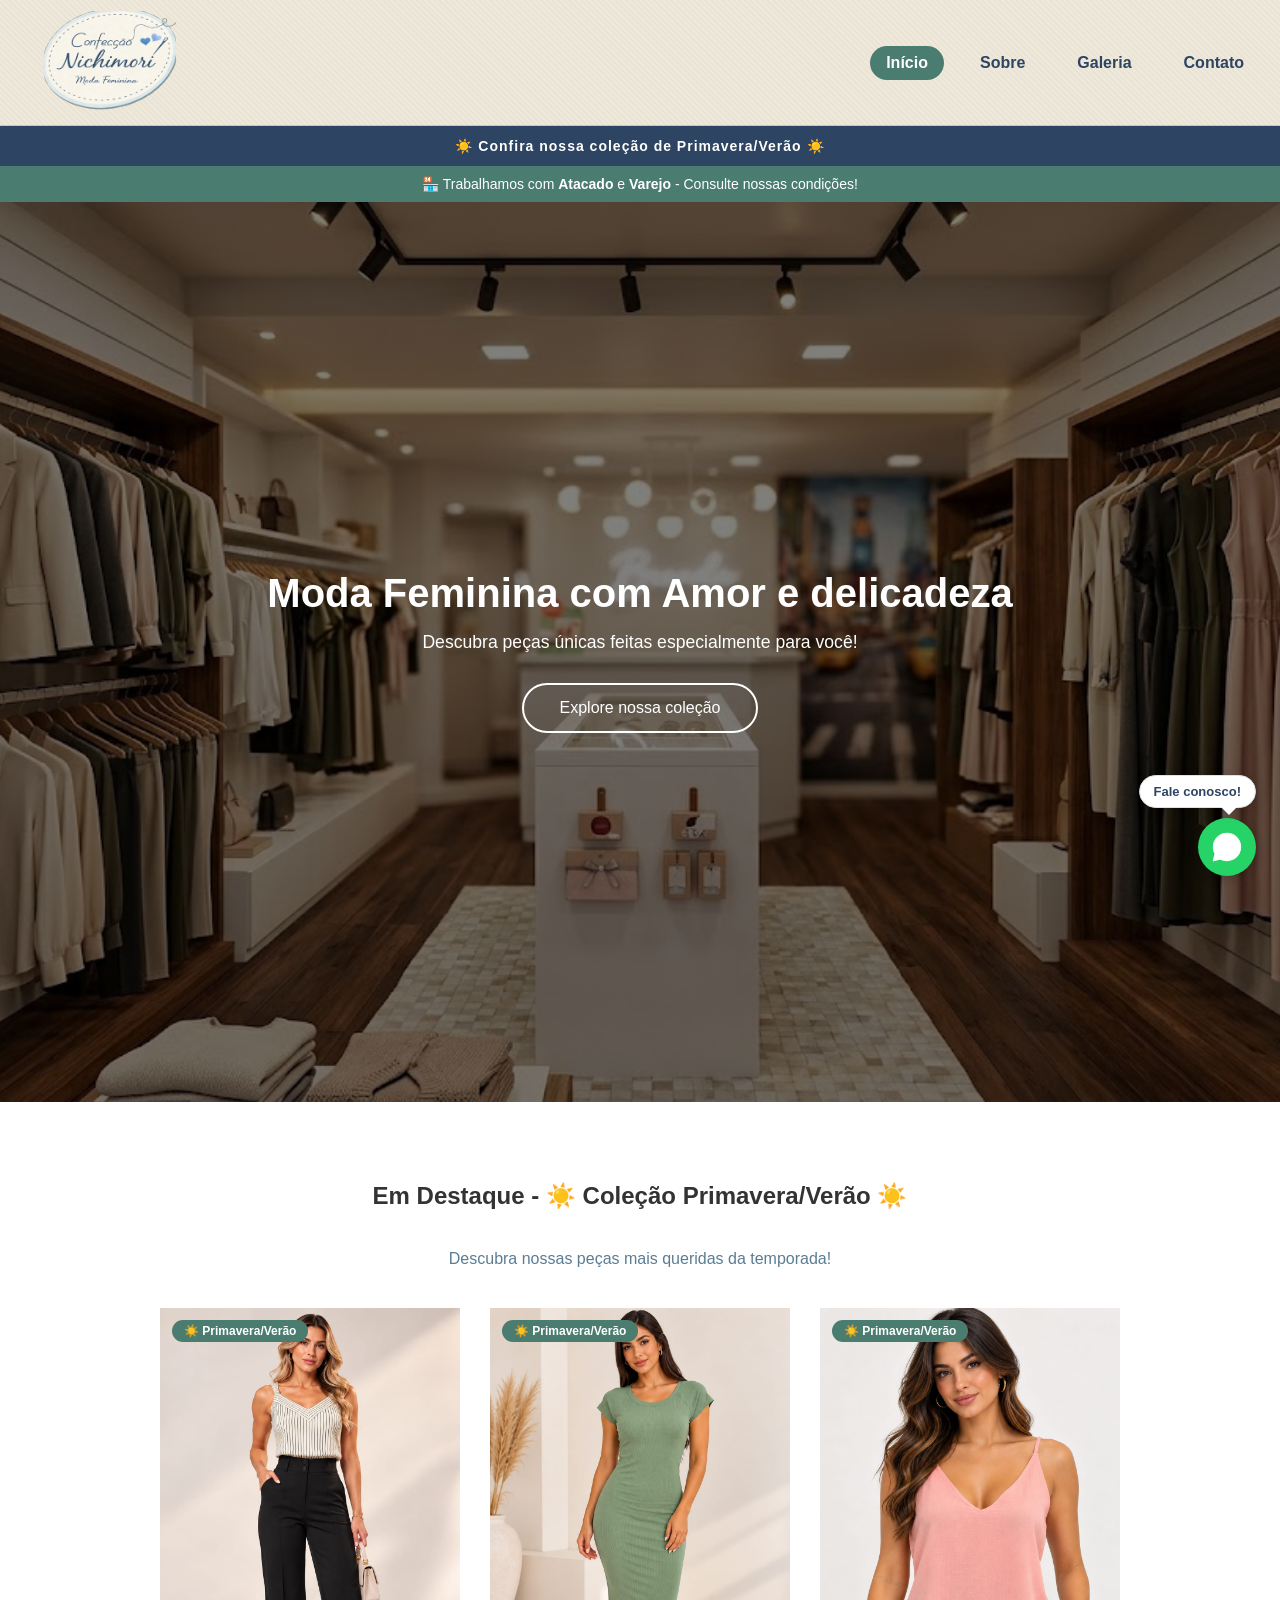
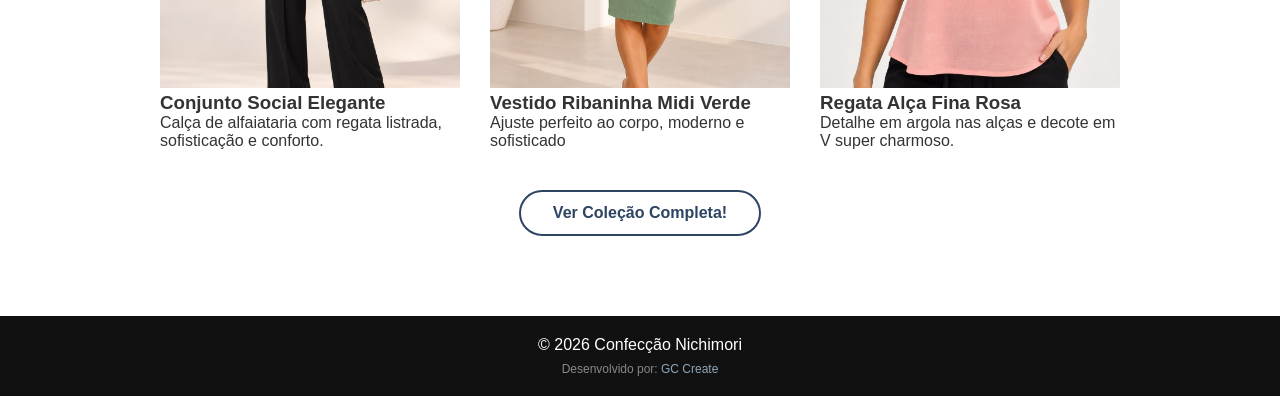
<file: index.html>
<!DOCTYPE html>
<html lang="pt-br">
<head>
    <meta charset="UTF-8">
    <meta name="viewport" content="width=device-width, initial-scale=1.0">
    <title>Confecção Nichimori</title>
    <meta name="theme-color" content="#2d4462">
    <meta name="description" content="Confecção Nichimori, loja de roupas femininas localizada em Itaquá. Trabalhamos com atacado e varejo. Confira nossas coleções!!">
    <meta property="og:title" content="Confecção Nichimori | Moda Feminina">
    <meta property="og:image" content="https://nichimori.com.br/logo-Loja.svg">
    <meta property="og:url" content="https://nichimori.com.br">
    <meta property="og:type" content="website">
    <link rel="stylesheet" href="style.css">
    <link rel="stylesheet" href="https://unpkg.com/aos@2.3.1/dist/aos.css">
    <link rel="icon" type="image/svg+xml" href="logo-Loja.svg">
    <link rel="canonical" href="https://confeccaonichimori.com/">
</head>
<body>
        <!-- Header -->
    <header class="header">
        <nav class="nav-container">
            <div class="nav-content">
                <!-- Logo -->
                <a href="index.html" class="logo">
                    <img src="logo-Loja.svg" class="logo-img" alt="Logo da Loja"></a>
                
                <!--Navegação Desktop-->
                <div class="nav-links">
                    <a href="index.html" class="nav-link active">Início</a>
                    <a href="sobre.html" class="nav-link">Sobre</a>
                    <a href="galeria.html" class="nav-link">Galeria</a>
                    <a href="contato.html" class="nav-link">Contato</a>
                </div>
            </div>
        </nav>
    </header>
                <!--Moda Inverno-->
                    <div class="faixa-inverno">
                        ☀️ Confira nossa coleção de Primavera/Verão ☀️
                    </div>
                    <div class="faixa-atacado">
                        🏪 Trabalhamos com <strong>Atacado</strong> e <strong>Varejo</strong> - Consulte nossas condições!
                    </div>
                    <!--Contéudo Principal-->
                <main>
                    <section class="hero">
                        <h1>Moda Feminina com Amor e delicadeza</h1>
                        <p>Descubra peças únicas feitas especialmente para você!</p>
                        <a href ="galeria.html" class="btn-hero">Explore nossa coleção</a>
                    </section>

                    <section class="produtos">
                        <h2>Em Destaque - ☀️ Coleção Primavera/Verão ☀️</h2>
                        <p class="produtos-subtitulo">Descubra nossas peças mais queridas da temporada!</p>

                        <div class="container-blusas">
                            <div class="blusa" data-aos="fade-up">
                                <span class="badge-inverno">☀️ Primavera/Verão</span>
                                <img src="primavera-verao/calca-social-preta.jpeg" alt="Conjunto Social Elegante">
                                <h3>Conjunto Social Elegante</h3>
                                <p>Calça de alfaiataria com regata listrada, sofisticação e conforto.</p>
                            </div>

                            <div class="blusa" data-aos="fade-up">
                                <span class="badge-inverno">☀️ Primavera/Verão</span>
                                <img src="primavera-verao/vestido-ribaninha-midi-verde.jpeg" alt="Vestido Ribaninha Midi Verde">
                                <h3>Vestido Ribaninha Midi Verde</h3>
                                <p>Ajuste perfeito ao corpo, moderno e sofisticado</p>
                            </div>

                            <div class="blusa" data-aos="fade-up">
                                <span class="badge-inverno">☀️ Primavera/Verão</span>
                                <img src="primavera-verao/regata-alça-fina-rosa.jpeg" alt="Regata Alça Fina Rosa">
                                <h3>Regata Alça Fina Rosa</h3>
                                <p>Detalhe em argola nas alças e decote em V super charmoso.</p>
                            </div>
                        </div>

                        <a href="galeria.html" class="btn-ver-todos">Ver Coleção Completa!</a>
                    </section>
                </main>
                <footer class="footer">
                    <p> © 2026 Confecção Nichimori</p>
                    <p class="assinatura">Desenvolvido por: <a href="https://www.gccreate.com.br">GC Create</a></p>
                </footer>

        <a href ="https://wa.me/5511941580460" target="_blank" class="btn-whatsapp">
            <img src="icone_zap.svg" alt="WhatsApp" class="WhatsApp">
            <span class="balao-whatsapp">Fale conosco!</span>
        </a>

        <script src="https://unpkg.com/aos@2.3.1/dist/aos.js"></script>
        <script>
            AOS.init({
                duration: 800, // Duração da animação em milissegundos
                once: true, // Animação ocorre apenas na primeira vez que o elemento entra na viewport
            })
        </script>

</body>
</html>
</file>
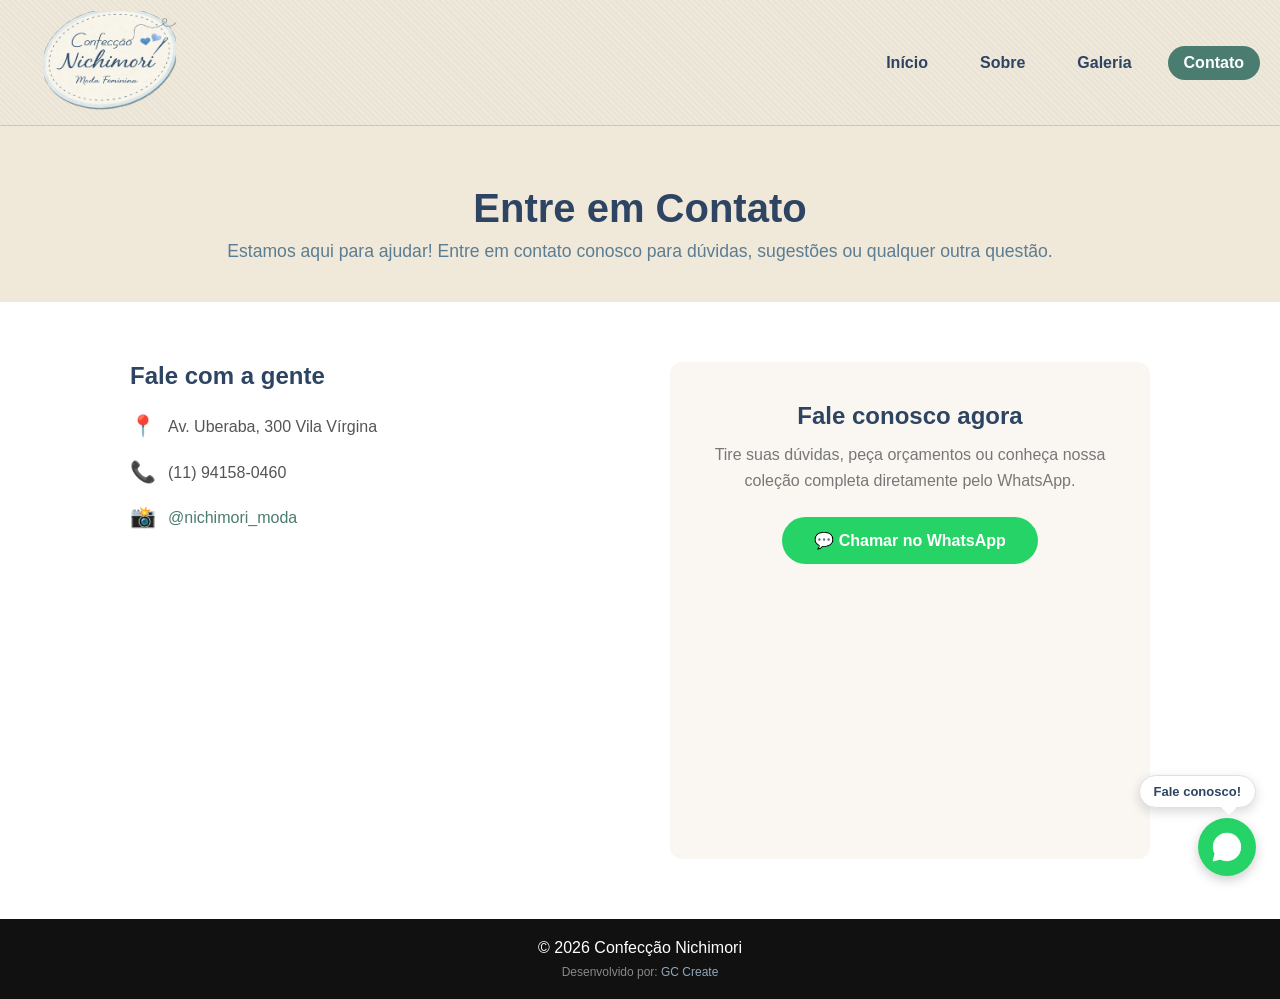
<file: contato.html>
<!doctype html>
<html lang="pt-br">
  <head>
    <meta charset="UTF-8" />
    <meta name="viewport" content="width=device-width, initial-scale=1.0" />
    <title>Contato | Confecção Nichimori</title>
    <meta name="theme-color" content="#2d4462" />
    <meta
      name="description"
      content="Entre em contato com a Confecção Nichimori. Av. Uberaba, 300 Vila Vírgina, Itaquaquecetuba. Atendemos atacado e varejo."
    />
    <link rel="stylesheet" href="style.css" />
    <link rel="stylesheet" href="https://unpkg.com/aos@2.3.1/dist/aos.css" />
    <link rel="icon" type="image/svg+xml" href="logo-Loja.svg" />
  </head>
  <body>
    <!--Header-->
    <header class="header">
      <nav class="nav-container">
        <div class="nav-content">
          <a href="index.html" class="logo">
            <img src="imagens/logo-Loja.svg" class="logo-img" alt="Logo da Loja" />
          </a>
          <div class="nav-links">
            <a href="index.html" class="nav-link">Início</a>
            <a href="sobre.html" class="nav-link">Sobre</a>
            <a href="galeria.html" class="nav-link">Galeria</a>
            <a href="contato.html" class="nav-link active">Contato</a>
          </div>
        </div>
      </nav>
    </header>

    <!--Título-->
    <section class="contato-hero">
      <h1>Entre em Contato</h1>
      <p>
        Estamos aqui para ajudar! Entre em contato conosco para dúvidas,
        sugestões ou qualquer outra questão.
      </p>
    </section>

    <!--Conteúdo-->

    <section class="contato-secao">
      <div class="contato-grid">
        <div class="contato-info">
          <h2>Fale com a gente</h2>

          <div class="contato-item">
            <span>📍</span>
            <p>Av. Uberaba, 300 Vila Vírgina</p>
          </div>
          <div class="contato-item">
            <span>📞</span>
            <p>(11) 94158-0460</p>
          </div>
          <div class="contato-item">
            <span>📸</span>
            <p>
              <a
                href="https://instagram.com/nichimori_moda/"
                target="_blank"
                style="color: #4a7c6f; text-decoration: none"
                >@nichimori_moda</a
              >
            </p>
          </div>
          <div style="margin-top: 24px">
            <iframe
              src="https://www.google.com/maps/embed?pb=!1m18!1m12!1m3!1d3659.211504666498!2d-46.35340652502373!3d-23.48889015893298!2m3!1f0!2f0!3f0!3m2!1i1024!2i768!4f13.1!3m3!1m2!1s0x94ce7b58671ef985%3A0xe44f325213dc88f6!2zQ29uZmVjw6fDo28gTmljaGltb3Jp!5e0!3m2!1spt-BR!2sbr!4v1779060142602!5m2!1spt-BR!2sbr"
              width="100%"
              height="300"
              style="border: none; border-radius: 12px"
              allowfullscreen=""
              loading="lazy"
            >
            </iframe>
          </div>
        </div>

        <div class="contato-whatsapp-cta">
            <h2>Fale conosco agora</h2>
            <p>Tire suas dúvidas, peça orçamentos ou conheça nossa coleção completa diretamente pelo WhatsApp.</p>
            <a href="https://wa.me/5511941580460?text=Olá! Gostaria de mais informações sobre os produtos da Confecção Nichimori." class="btn-whatsapp-cta" target="_blank">
                💬 Chamar no WhatsApp
            </a>
        </div>

      </div>
    </section>

    <!--Footer-->
    <footer class="footer">
      <p>© 2026 Confecção Nichimori</p>
      <p class="assinatura">Desenvolvido por: <a href="https://www.gccreate.com.br">GC Create</a></p>
    </footer>
    <a href="https://wa.me/5511941580460" target="_blank" class="btn-whatsapp">
      <img src="icone_zap.svg" alt="WhatsApp" class="WhatsApp" />
      <span class="balao-whatsapp">Fale conosco!</span>
    </a>

    <script src="https://unpkg.com/aos@2.3.1/dist/aos.js"></script>
    <script>
      AOS.init({
        duration: 800, // Duração da animação em milissegundos
        once: true, // Animação ocorre apenas na primeira vez que o elemento entra na viewport
      });
    </script>
  </body>
</html>
</file>
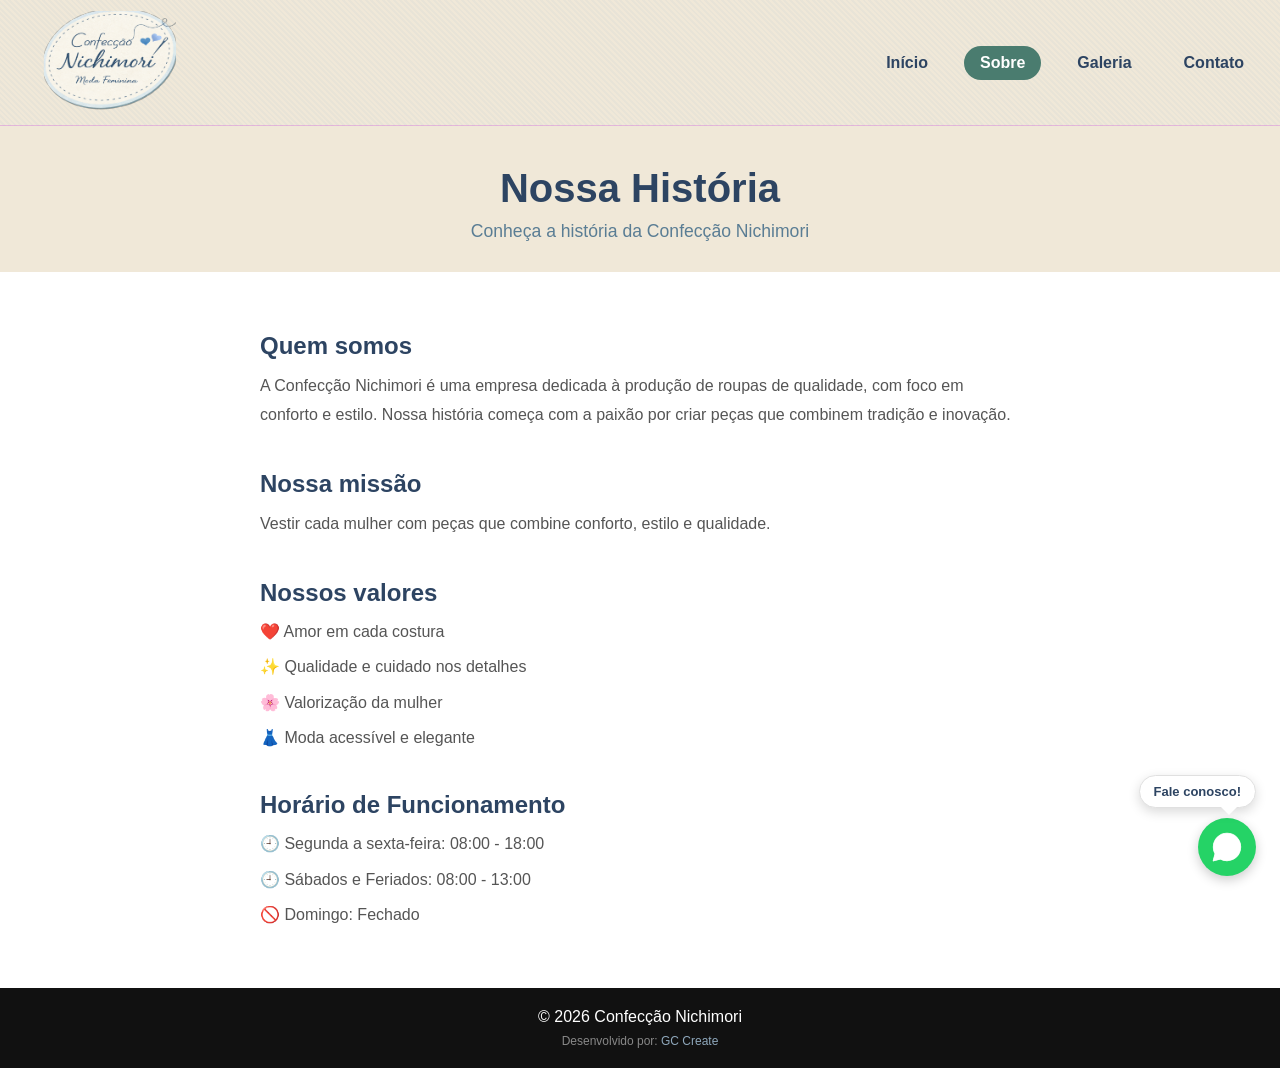
<file: sobre.html>
<!DOCTYPE html>
<html lang="pt-br">
<head>
    <meta charset="UTF-8">
    <meta name="viewport" content="width=device-width, initial-scale=1.0">
    <title>Sobre Nós | Confecção Nichimori</title>
    <meta name="theme-color" content="#2d4462">
    <meta name="description" content="Conheça a história da Confecção Nichimori, loja de moda feminina. Nossos valores, missão e horário de funcionamento.">
    <link rel="stylesheet" href="style.css">
    <link rel="stylesheet" href="https://unpkg.com/aos@2.3.1/dist/aos.css">
    <link rel="icon" type="image/svg+xml" href="logo-Loja.svg">

</head>
<body>
    <!-- Header -->
     <header class="header">
        <nav class="nav-container">
            <div class="nav-content">
                <a href="index.html" class="logo">
                    <img src="imagens/logo-Loja.svg" class="logo-img" alt="Logo da loja">
                </a>
                
                <div class="nav-links">
                    <a href="index.html" class="nav-link">Início</a>
                    <a href="sobre.html" class="nav-link active">Sobre</a>
                    <a href="galeria.html" class="nav-link">Galeria</a>
                    <a href="contato.html" class="nav-link">Contato</a>
                </div>
            </div>
        </nav>
     </header>

        <!-- Conteúdo Principal -->
         <main class="sobre-main">
            <section class="sobre-hero">
                <h1>Nossa História</h1>
                <p>Conheça a história da Confecção Nichimori</p>
            </section>

            <section class="sobre-conteudo">
                <div class="sobre-texto" data-aos="fade-up">
                    <h2>Quem somos</h2>
                    <p>A Confecção Nichimori é uma empresa dedicada à produção de roupas de qualidade, com foco em conforto e estilo. Nossa história começa com a paixão por criar peças que combinem tradição e inovação.</p>
                

                <h2>Nossa missão</h2>
                <p>Vestir cada mulher com peças que combine conforto, estilo e qualidade.</p>

                <h2>Nossos valores</h2>
                <ul class="sobre-valores" data-aos="fade-up">
                    <li>❤️ Amor em cada costura</li>
                    <li>✨ Qualidade e cuidado nos detalhes</li>
                    <li>🌸 Valorização da mulher</li>
                    <li>👗 Moda acessível e elegante</li>
                </ul>

                <h2>Horário de Funcionamento</h2>
                <ul class="sobre-horario" data-aos="fade-up">
                    <li>🕘 Segunda a sexta-feira: 08:00 - 18:00</li>
                    <li>🕘 Sábados e Feriados: 08:00 - 13:00</li>
                    <li>🚫 Domingo: Fechado</li>
                </ul>
            </div>
    </section>
</main>

    <!-- Footer -->
     <footer class="footer">
        <p>© 2026 Confecção Nichimori</p>
        <p class="assinatura">Desenvolvido por: <a href="https://www.gccreate.com.br">GC Create</a></p>
     </footer>

     <!-- Botão do WhatsApp -->
      <a href ="https://wa.me/5511941580460" target="_blank" class="btn-whatsapp">
            <img src="icone_zap.svg" alt="WhatsApp" class="WhatsApp">
            <span class="balao-whatsapp">Fale conosco!</span>
        </a>

        <script src="https://unpkg.com/aos@2.3.1/dist/aos.js"></script>
        <script>
            AOS.init({
                duration: 800, // Duração da animação em milissegundos
                once: true, // Animação ocorre apenas na primeira vez que o elemento entra na viewport
            })
        </script>


</body>
</html>
</file>
<file: style.css>
/* Reset básico para garantir consistência entre navegadores */
*{
    margin: 0;
    padding: 0;
    box-sizing: border-box;
}

body {
    font-family: Arial, sans-serif; /* Fonte do site */
    background-color: #fff; /* Cor de fundo */
    color: #333; /* Cor padrão dos textos */
}

.header {
    padding: 10px 20px; /* Espaçamento interno do header */
    background-color: #f0e8d8; /* Cor de fundo do header */
    background-image: repeating-linear-gradient(
        45deg,
        transparent,
        transparent 2px,
        rgba(160,190,206,0.1) 2px,
        rgba(160,190,206,0.1) 4px
    );
    background-size: cover; /* Faz a imagem de fundo cobrir toda a área do header */
    background-position: center; /* Centraliza a imagem de fundo */
    border-bottom: 1px solid #c5d5; /* Borda inferior para dar um acabamento mais definido ao header */
}

.nav-content {
    display: flex; /* Exibe os itens do nav em linha */
    justify-content: space-between; /* Espaça os itens para as extremidades */
    align-items: center; /* Alinha os itens verticalmente */
    flex-wrap: nowrap; /* Impede que os itens quebrem para a próxima linha */
    margin: 0; /* Remove a margem padrão do nav */
    padding: 0; /* Remove o padding padrão do nav */
}

.nav-links{
    display: flex; /* Exibe os links em linha */
    flex-direction: row; /* Exibe os links em linha */
    gap: 20px; /* Espaçamento entre os links */
}

.nav-link {
    text-decoration: none; /* Remove sublinhado dos links */
    color: #2d4462; /* Cor dos links */
    font-weight: bold; /* Deixa os links em negrito */
    padding: 8px 16px; /* Espaçamento interno dos links */
    border-radius: 999px; /* Deixa os links com bordas arredondadas */
    transition: all 0.3s; /* Transição suave para as mudanças de estilo dos links */;
}


.nav-link:hover {
    color: white; /* Cor dos links ao passar o mouse */
    background-color: #4a7c6f; /* Cor de fundo dos links ao passar o mouse */
}

.nav-link.active {
    color: white; /* Cor do link ativo */
    background-color: #4a7c6f; /* Cor de fundo do link ativo */
}

.hero {
    height: 100vh; /* Altura total da tela */
    min-height: 500px;
    display: flex; /* Exibe os itens em linha */
    justify-content: center; /* Centraliza horizontalmente */
    align-items: center; /* Centraliza verticalmente */
    flex-direction: column; /* Exibe os itens em coluna */
    background-image: linear-gradient(
        rgba(0,0,0,0.5),
        rgba(0,0,0,0.5)
    ),
    url(fundo-hero.jpg); /* Imagem de fundo do hero */
    background-size: cover; /* Faz a imagem de fundo cobrir toda a área do hero */
    background-position: center; /* Centraliza a imagem de fundo */
    color: white; /* Cor do texto do hero */
}

.hero h1 {
    font-size: 2.5rem; /* Tamanho do título */
    text-align: center; /* Centraliza o texto do título */
    animation: fadeIn 1.5s ease; /* Animação de fade-in para o título */
}

.hero p {
    margin-top: 16px; /* Espaçamento acima do parágrafo */
    font-size: 1.1rem; /* Tamanho do parágrafo */;
    text-align: center; /* Centraliza o texto do parágrafo */
    animation: fadeIn 2s ease; /* Animação de fade-in para o parágrafo */
}

@keyframes fadeIn {
    from {
        opacity: 0; transform: translateY(30px); /* Inicia com opacidade 0 e deslocamento para baixo */
    }
    to {
        opacity: 1; transform: translateY(0); /* Termina com opacidade 1 e posição original */
    }
}


.produtos {
    padding: 80px 20px; /* Espaçamento interno */
}

.produtos h2 {
    text-align: center; /* Centraliza o título */
    margin-bottom: 40px; /* Espaçamento abaixo do título */
}

.container-blusas {
    display: flex; /* Exibe os itens em linha */
    justify-content: center; /* Centraliza os itens horizontalmente */
    gap: 30px; /* Espaçamento entre os itens */
}

.blusa{
    width: 300px; /* Largura fixa para cada blusa */
    position: relative; /* Permite posicionar a badge de inverno dentro do container da blusa */
}

.blusa img {
    width: 100%; /* A imagem ocupa toda a largura do container */
    height: 380px; /* Altura fixa para as imagens das blusas */
    object-fit: cover; /* Garante que a imagem cubra toda a área do container sem distorcer */
    object-position: center top; /* Ajusta a posição da imagem para destacar a parte superior, onde geralmente estão os detalhes do produto */
}

.footer {
    padding: 20px; /* Espaçamento interno */
    background-color: #111; /* Cor de fundo do rodapé */
    color: white; /* Cor do texto do rodapé */
    text-align: center; /* Centraliza o texto do rodapé */
}

@media (max-width: 768px){
    .nav-content {
        flex-direction: column; /* Exibe os itens em coluna */
    }

    .container-blusas {
        flex-direction: column; /* Exibe os itens em coluna */
        align-items: center; /* Centraliza os itens verticalmente */;
    }

    .hero h1{
        font-size: 1.3rem; /* Tamanho do título para telas menores */;
        text-align: center; /* Centraliza o texto do título para telas menores */;
        padding: 0 16px;
        word-break: keep-all;
    }
}

.logo-img {
    width: 180px; /* Largura da logo */
    height: auto; /* Mantém a proporção da imagem */
    max-width: 100%; /* Garante que a logo não ultrapasse a largura do container */;
}

.search-bar {
    display: flex;/* Exibe os itens em linha */
    align-items: center; /* Alinha os itens verticalmente */
    border: 1px solid #a0bece; /* Borda da barra de pesquisa */
    border-radius: 999px; /* Deixa a barra de pesquisa com bordas arredondadas */
    overflow: hidden; /* Esconde qualquer conteúdo que ultrapasse os limites da barra de pesquisa */
    background: #f7f3ee; /* Cor de fundo da barra de pesquisa */
    position: relative; /* Permite posicionar o botão de pesquisa dentro da barra */
    left: 20%; /* Move a barra de pesquisa para o centro horizontalmente */
}

.search-input {
    border: none; /* Remove a borda do input */
    background: transparent; /* Deixa o fundo do input transparente */;
    padding: 8px 16px; /* Espaçamento interno do input */
    font-size: 14px; /* Tamanho da fonte do input */
    outline: none; /* Remove o contorno do input ao focar */
    width: 260px; /* Largura do input */
    color:#3a5a74; /* Cor do texto do input */
}

.search-input::placeholder {
    color: #a0bece; /* Cor do texto de placeholder */
}

.search-btn:hover {
    background: #e8f0f5; /* Cor de fundo do botão ao passar o mouse */
}

@media (max-width: 768px){
    .search-bar {
        left: 0;
        width: 100%; /* A barra de pesquisa ocupa toda a largura do container em telas menores */
        margin: 10px 0; /* Espaçamento vertical para a barra de pesquisa em telas menores */
    }

    .galeria-secao,
    .contato-secao,
    .sobre-conteudo {
        padding: 20px;
        max-width: 100%;
    }

    .search-input {
        width: 100%; /* O input ocupa toda a largura da barra de pesquisa em telas menores */
    }
}

.btn-whatsapp {
    position: fixed; /* Fixa o botão na tela */
    bottom: 24px; /* Distância do botão em relação à parte inferior da tela */
    right: 24px; /* Distância do botão em relação à parte direita da tela */
    width: 58px; /* Largura do botão */
    height: 58px; /* Altura do botão */
    border-radius: 50%; /* Deixa o botão com formato circular */
    background-color: #25d366; /* Cor de fundo do botão (cor do WhatsApp) */
    display: flex; /* Exibe os itens em linha */
    align-items: center; /* Alinha os itens verticalmente */
    justify-content: center; /* Centraliza os itens horizontalmente */
    box-shadow: 0 4px 12px rgba(0,0,0,0.2); /* Sombra para dar um efeito de elevação */
    z-index: 999; /* Garante que o botão fique acima de outros elementos da página */
    transition: transform 0.3s; /* Transição suave para o efeito de hover */
    font-size: 28px; /* Tamanho da fonte do ícone do WhatsApp */
    text-decoration: none; /* Remove sublinhado do link */
}

.btn-whatsapp:hover {
    transform: scale(1.1); /* Aumenta o tamanho do botão ao passar o mouse */
}

.btn-whatsapp img {
    width: 34px; /* Largura do ícone do WhatsApp dentro do botão */
    height: 34px; /* Altura do ícone do WhatsApp dentro do botão */
    filter: brightness(0) invert(1); /* Deixa o ícone branco para melhor contraste com o fundo verde do botão */
}

.balao-whatsapp {
    position: absolute; /* Posiciona o balão em relação ao botão de WhatsApp */
    bottom: 68px; /* Distância do balão em relação à parte inferior do botão de WhatsApp */
    right: 0; /* Alinha o balão à direita do botão de WhatsApp */
    background-color: white; /* Cor de fundo do balão */
    color: #2d4462; /* Cor do texto do balão */
    font-size: 13px; /* Tamanho da fonte do texto do balão */
    font-weight: bold; /* Deixa o texto do balão em negrito */
    font-family: Arial, sans-serif; /* Fonte do texto do balão */
    padding: 8px 14px; /* Espaçamento interno do balão */
    border-radius: 20px; /* Deixa o balão com bordas arredondadas */
    white-space: nowrap; /* Impede que o texto do balão quebre em várias linhas */
    box-shadow: 0 4px 12px rgba(0,0,0,0.15); /* Sombra para dar um efeito de elevação ao balão */
    border: 1px solid #e0e0e0; /* Borda do balão para dar um acabamento mais definido */
}

.balao-whatsapp::after {
    content: ""; /* Conteúdo vazio para criar a seta do balão */
    position: absolute; /* Posiciona a seta em relação ao balão */
    bottom: -8px; /* Distância da seta em relação à parte inferior do balão */
    right: 18px; /* Alinha a seta à direita do balão */
    border-width: 8px 8px 0 8px; /* Define a largura e altura da seta */
    border-style: solid; /* Define o estilo da borda da seta */
    border-color: white transparent transparent transparent; /* Define as cores da borda da seta para criar o efeito de triângulo */;
}

.btn-hero {
    margin-top: 30px; /* Espaçamento acima do botão */
    padding: 14px 36px; /* Espaçamento interno do botão */
    background-color: transparent; /* Fundo transparente para o botão */
    border: 2px solid white; /* Borda branca para o botão */
    color: white; /* Cor do texto do botão */
    font-size: 16px; /* Tamanho da fonte do botão */
    border-radius: 999px; /* Deixa o botão com bordas arredondadas */
    transition: all 0.3s; /* Transição suave para as mudanças de estilo do botão */
    text-decoration: none; /* Remove sublinhado do link do botão */
}

.btn-hero:hover {
    background-color: white; /* Cor de fundo do botão ao passar o mouse */
    color: #2d4462; /* Cor do texto do botão ao passar o mouse */
}

.produtos-subtitulo {
    text-align: center; /* Centraliza o subtítulo da seção de produtos */
    color: #5a7d94; /* Cor do subtítulo da seção de produtos */
    font-size: 1rem; /* Tamanho do subtítulo da seção de produtos */
    margin-bottom: 40px; /* Espaçamento abaixo do subtítulo da seção de produtos */
}

.btn-ver-todos {
    display: block; /* Exibe o botão como um bloco para ocupar toda a largura disponível */
    text-align: center; /* Centraliza o texto do botão de ver todos */
    margin: 40px auto 0; /* Centraliza o botão de ver todos horizontalmente e adiciona espaçamento acima */
    width: fit-content; /* O botão ocupa apenas a largura necessária para o texto */
    padding: 12px 32px; /* Espaçamento interno do botão de ver todos */
    border: 2px solid #2d4462; /* Borda do botão de ver todos */
    border-radius: 999px; /* Deixa o botão de ver todos com bordas arredondadas */
    color: #2d4462; /* Cor do texto do botão de ver todos */
    text-decoration: none; /* Remove sublinhado do link do botão de ver todos */
    font-weight: bold; /* Deixa o texto do botão de ver todos em negrito */
    transition: all 0.3s; /* Transição suave para as mudanças de estilo do botão de ver todos */
}

.badge-inverno {
    position: absolute; /* Permite posicionar a badge em relação ao card */
    top: 12px; /* Distância da badge em relação à parte superior do card */
    left: 12px; /* Distância da badge em relação à parte esquerda do card */
    background-color: #4a7c6f; /* Cor de fundo da badge de inverno */
    color: white; /* Cor do texto da badge de inverno */
    padding: 4px 12px; /* Espaçamento interno da badge de inverno */
    border-radius: 999px; /* Deixa a badge de inverno com bordas arredondadas */
    font-size: 12px; /* Tamanho da fonte da badge de inverno */
    font-weight: bold; /* Deixa o texto da badge de inverno em negrito */
    z-index: 10; /* Garante que a badge de inverno fique acima de outros elementos do card */
}

.sobre-hero {
    background-color: #f0e8d8; /* Cor de fundo da seção sobre o hero */
    text-align: center; /* Centraliza o texto da seção sobre o hero */
    padding: 40px 20px 30px; /* Espaçamento interno da seção sobre o hero */
    color: #2d4462; /* Cor do texto da seção sobre o hero */
}

.sobre-hero h1 {
    font-size: 2.5rem; /* Tamanho do título da seção sobre o hero */
    margin-bottom: 10px; /* Espaçamento abaixo do título da seção sobre o hero */
}

.sobre-hero p {
    font-size: 1.1rem;
    color:#5a7d94; /* Cor do texto do parágrafo da seção sobre o hero */
}

.sobre-conteudo {
    max-width: 800px; /* Largura máxima do conteúdo da seção sobre o hero */;
    margin: 60px auto; /* Centraliza o conteúdo da seção sobre o hero */
    padding: 0 20px; /* Espaçamento horizontal para o conteúdo da seção sobre o hero */
}

.sobre-texto h2 {
    font-size: 1.5rem; /* Tamanho do subtítulo da seção sobre o hero */
    color: #2d4462; /* Cor do subtítulo da seção sobre o hero */
    margin: 40px 0 12px; /* Espaçamento acima e abaixo do subtítulo da seção sobre o hero */
}

.sobre-texto p {
    color: #555; /* Cor do texto do parágrafo da seção sobre o hero */
    line-height: 1.8; /* Altura da linha para melhorar a legibilidade do texto do parágrafo da seção sobre o hero */
    font-size: 1rem; /* Tamanho da fonte do parágrafo da seção sobre o hero */;
}

.sobre-valores {
    list-style: none; /* Remove os marcadores da lista de valores */
    margin-top: 12px; /* Espaçamento acima da lista de valores */
    display: flex; /* Exibe os itens da lista de valores em linha */
    flex-direction: column; /* Exibe os itens da lista de valores em coluna */
    gap: 10px; /* Espaçamento entre os itens da lista de valores */;
}

.sobre-valores li {
    font-size: 1rem; /* Tamanho da fonte dos itens da lista de valores */
    color: #555; /* Cor dos itens da lista de valores */
    line-height: 1.6; /* Altura da linha para melhorar a legibilidade dos itens da lista de valores */;
}

.sobre-horario {
    list-style: none; /* Remove os marcadores da lista de horário */
    margin-top: 12px; /* Espaçamento acima da lista de horário */
    display: flex; /* Exibe os itens da lista de horário em linha */
    flex-direction: column; /* Exibe os itens da lista de horário em coluna */
    gap: 10px; /* Espaçamento entre os itens da lista de horário */
}

.sobre-horario li {
    font-size: 1rem; /* Tamanho da fonte dos itens da lista de horário */
    color: #555; /* Cor dos itens da lista de horário */
    line-height: 1.6; /* Altura da linha para melhorar a legibilidade dos itens da lista de horário */
}

.galeria-hero {
    background-color: #f0e8d8; /* Cor de fundo da seção hero da galeria */
    text-align: center; /* Centraliza o texto da seção hero da galeria */
    padding: 60px 20px 40px; /* Espaçamento interno da seção hero da galeria */
    color: #2d4462; /* Cor do texto da seção hero da galeria */
    margin-top: 0; /* Remove a margem superior da seção hero da galeria para evitar espaçamento extra */
}

.galeria-hero h1 {
    font-size: 2.5rem; /* Tamanho do título da seção hero da galeria */
    margin-bottom: 10px; /* Espaçamento abaixo do título da seção hero da galeria */
}

.galeria-hero p {
    font-size: 1.1rem; /* Tamanho do parágrafo da seção hero da galeria */
    color:#5a7d94; /* Cor do texto do parágrafo da seção hero da galeria */
}

.galeria-secao {
    padding: 60px 80px; /* Espaçamento interno da seção da galeria */;
}

.galeria-grid {
    display: grid; /* Exibe os itens em um grid */
    grid-template-columns: repeat(3, 1fr); /* Define 3 colunas de largura igual para o grid */
    gap: 30px; /* Espaçamento entre os itens do grid */
    max-width: 1100px; /* Largura máxima do grid da galeria */
    margin: 0 auto; /* Centraliza o grid da galeria */
}

.card {
    border-radius: 12px; /* Deixa os cards com bordas arredondadas */
    overflow: hidden; /* Esconde qualquer conteúdo que ultrapasse os limites dos cards */
    box-shadow: 0 4px 12px rgba(0,0,0,0.1); /* Sombra para dar um efeito de elevação aos cards */
    transition: transform 0.3s; /* Transição suave para o efeito de hover dos cards */
    background: white; /* Cor de fundo dos cards */
}

.card:hover {
    transform: translateY(-6px);
}

.card img {
    width: 100%; /* A imagem ocupa toda a largura do card */
    height: 420px; /* Altura fixa para as imagens dos cards */
    object-fit: cover; /* Garante que a imagem cubra toda a área do card sem distorcer */
    object-position: center top; /* Ajusta a posição da imagem para destacar o centro, onde geralmente estão os detalhes do produto */
}

.card-info {
    padding: 16px; /* Espaçamento interno da seção de informações dos cards */
}

.card a {
    text-decoration: none; 
    display: block;
}

.card-info h3 {
    font-size: 1rem; /* Tamanho do título dos cards */
    font-weight: bold; /* Deixa o título dos cards em negrito */
    color: #2d4462; /* Cor do título dos cards */
    margin-bottom: 6px; /* Espaçamento abaixo do título dos cards */;
}

.card-info p {
    font-size: 0.85rem; /* Tamanho do parágrafo dos cards */
    font-weight: normal; /* Deixa o texto dos cards em negrito */
    color: #777; /* Cor do texto dos cards */
    line-height: 1.5; /* Altura da linha para melhorar a legibilidade do texto dos cards */
}

@media (max-width: 768px){
    .galeria-grid {
        grid-template-columns: 1fr; /* O grid da galeria exibe apenas 1 coluna em telas menores */
    }
}

.contato-hero {
    background-color: #f0e8d8; /* Cor de fundo da seção hero de contato */
    text-align: center; /* Centraliza o texto da seção hero de contato */
    padding: 60px 20px 40px; /* Espaçamento interno da seção hero de contato */
    color: #2d4462; /* Cor do texto da seção hero de contato */
}

.contato-hero h1 {
    font-size: 2.5rem; /* Tamanho do título da seção hero de contato */
    margin-bottom: 10px; /* Espaçamento abaixo do título da seção hero de contato */
}

.contato-hero p {
    font-size: 1.1rem; /* Tamanho do parágrafo da seção hero de contato */
    color: #5a7d94; /* Cor do texto do parágrafo da seção hero de contato */
}

.contato-secao {
    padding: 60px 40px; /* Espaçamento interno da seção de contato */
    max-width: 1100px; /* Largura máxima da seção de contato */
    margin: 0 auto; /* Centraliza a seção de contato */
}

.contato-grid {
    display: grid; /* Exibe os itens em um grid */
    grid-template-columns: 1fr 1fr ; /* Define 2 colunas para o grid de contato */
    gap: 60px; /* Espaçamento entre os itens do grid de contato */
}

.contato-info h2,
.contato-form h2 {
    font-size: 1.5rem; /* Tamanho do título das seções de contato */
    color:#2d4462; /* Cor do título das seções de contato */
    margin-bottom: 24px; /* Espaçamento abaixo do título das seções de contato */
}

.contato-item {
    display: flex; /* Exibe os itens de contato em linha */
    align-items: flex-start; /* Alinha os itens de contato ao topo */
    gap: 12px; /* Espaçamento entre os itens de contato */
    margin-bottom: 20px; /* Espaçamento abaixo de cada item de contato */
}

.contato-item span {
    font-size: 1.3rem; /* Tamanho do ícone dos itens de contato */
}

.contato-item p {
    color: #555; /* Cor do texto dos itens de contato */
    font-size: 1rem; /* Tamanho da fonte dos itens de contato */
    line-height: 1.6; /* Altura da linha para melhorar a legibilidade dos itens de contato */
}

@media (max-width: 768px){
    .contato-grid {
        grid-template-columns: 1fr; /* O grid de contato exibe apenas 1 coluna em telas menores */
    }
}

.faixa-inverno {
    background-color: #2d4462; /* Cor de fundo da faixa de inverno */
    color: white; /* Cor do texto da faixa de inverno */
    text-align: center; /* Centraliza o texto da faixa de inverno */
    padding: 12px; /* Espaçamento interno da faixa de inverno */
    font-size: 14px; /* Tamanho da fonte da faixa de inverno */
    font-weight: bold; /* Deixa o texto da faixa de inverno em negrito */
    letter-spacing: 1px; /* Espaçamento entre as letras da faixa de inverno */
}

.faixa-atacado {
    background-color: #4a7c6f; /* Cor de fundo da faixa de atacado */
    color: white; /* Cor do texto da faixa de atacado */
    text-align: center; /* Centraliza o texto da faixa de atacado */
    padding: 10px; /* Espaçamento interno da faixa de atacado */
    font-size: 14px; /* Tamanho da fonte da faixa de atacado */
}

@keyframes pulsar {
    0% {transform: scale(1); } /* Inicia com o tamanho original do botão */
    50% {transform: scale(1.15); } /* Aumenta o tamanho do botão para 115% no meio da animação */
    100% {transform: scale(1); } /* Retorna ao tamanho original do botão no final da animação */
}

.btn-whatsapp {
    animation: pulsar 2s infinite; /* Aplica a animação de pulsar ao botão de WhatsApp, com duração de 2 segundos e repetição infinita */
}

.btn-whatsapp:hover {
    animation: none; /* Remove a animação de pulsar ao passar o mouse sobre o botão de WhatsApp para evitar conflito com o efeito de hover */
    transform: scale(1.1); /* Aumenta o tamanho do botão de WhatsApp para 110% ao passar o mouse */
}

.assinatura {
    font-size: 12px; /* Tamanho da fonte da assinatura no rodapé */
    color: #888; /* Cor da assinatura no rodapé */
    margin-top: 8px; /* Espaçamento acima da assinatura no rodapé */
}

.assinatura a {
    color: #8fa8bc; /* Cor do link da assinatura no rodapé */
    text-decoration: none; /* Remove sublinhado do link da assinatura no rodapé */
}

.assinatura a:hover {
    text-decoration: underline; /* Adiciona sublinhado ao link da assinatura no rodapé ao passar o mouse */
}

.contato-whatsapp-cta {
    text-align: center;
    padding: 40px;
    background-color: #faf7f2;
    border-radius: 12px;
}

.contato-whatsapp-cta h2 {
    color: #2d4462;
    margin-bottom: 12px;
}

.contato-whatsapp-cta p {
    color: #777;
    margin-bottom: 24px;
    line-height: 1.6;
}

.btn-whatsapp-cta {
    display: inline-block;
    background-color: #25d366;
    color: white;
    padding: 14px 32px;
    border-radius: 999px;
    text-decoration: none;
    font-weight: bold;
    font-size: 16px;
    transition: transform 0.3s;
}

.btn-whatsapp-cta:hover {
    transform: scale(1.05);
}
</file>
